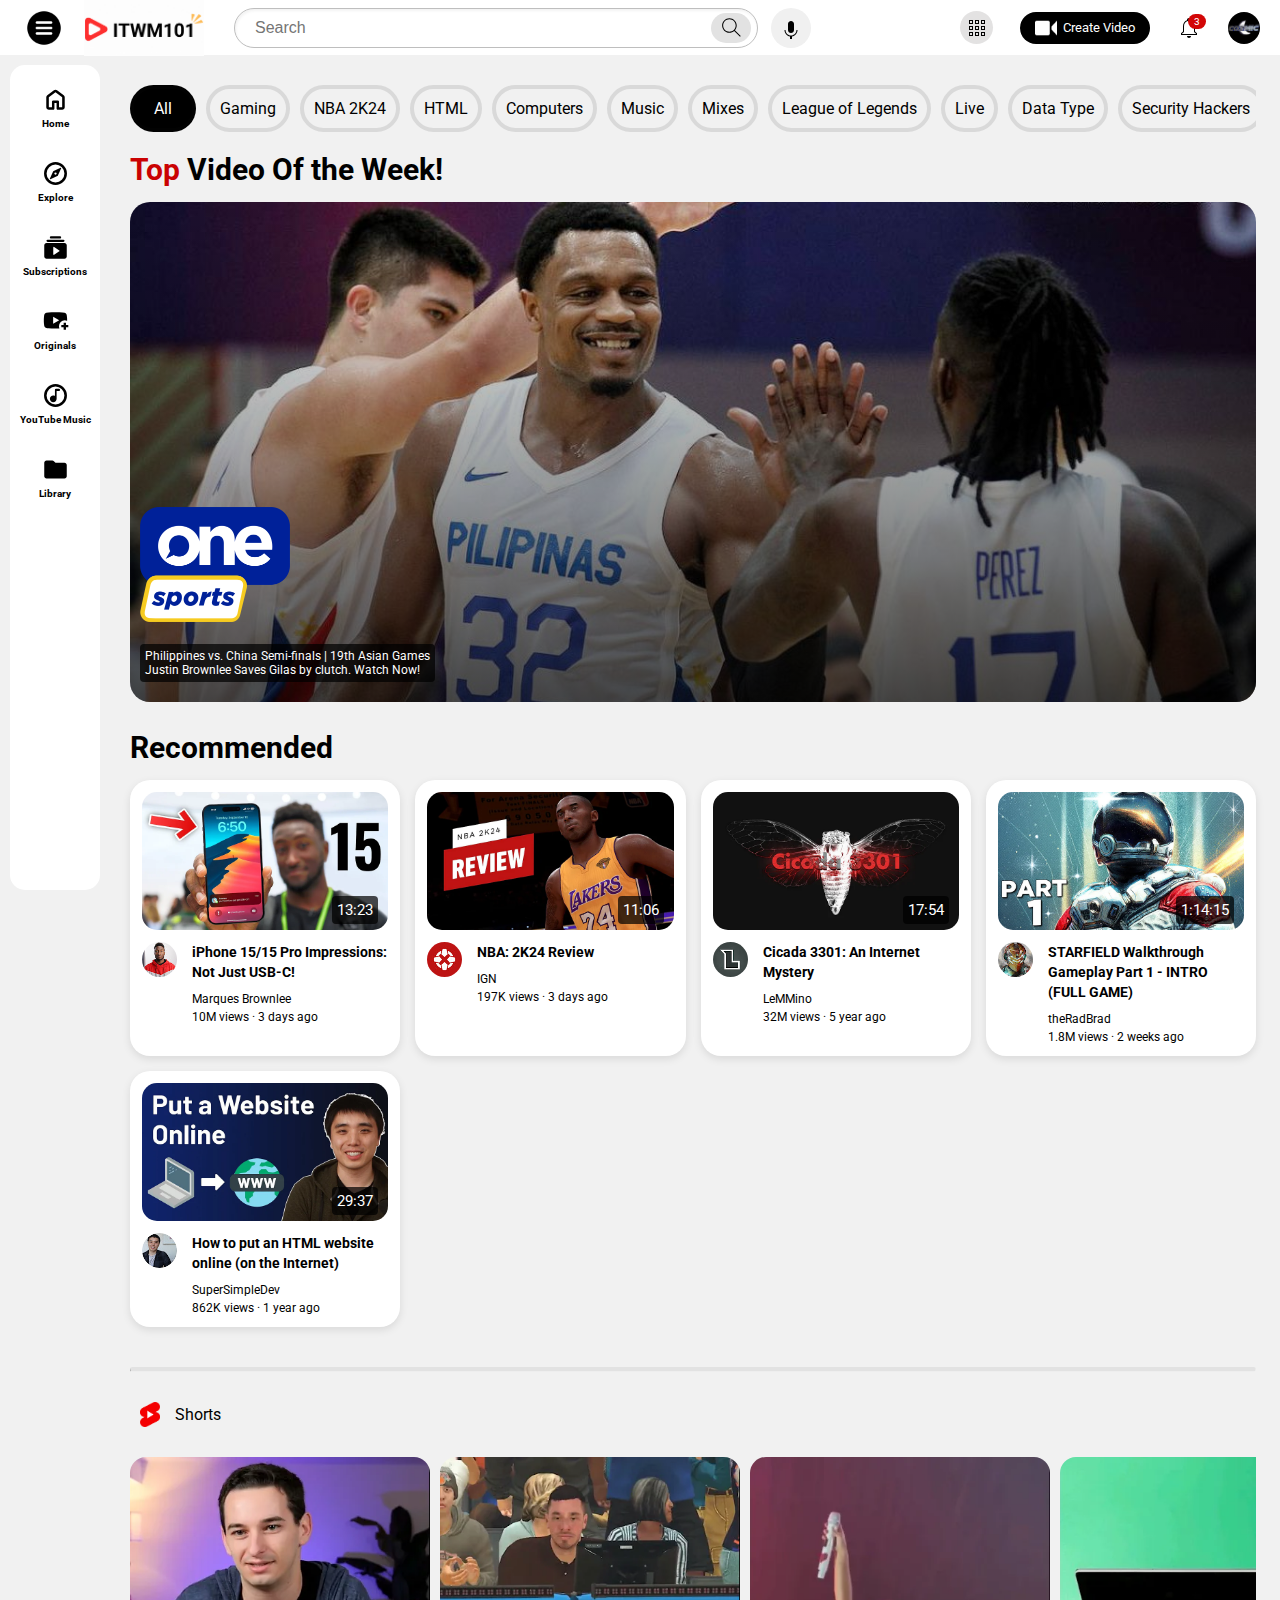
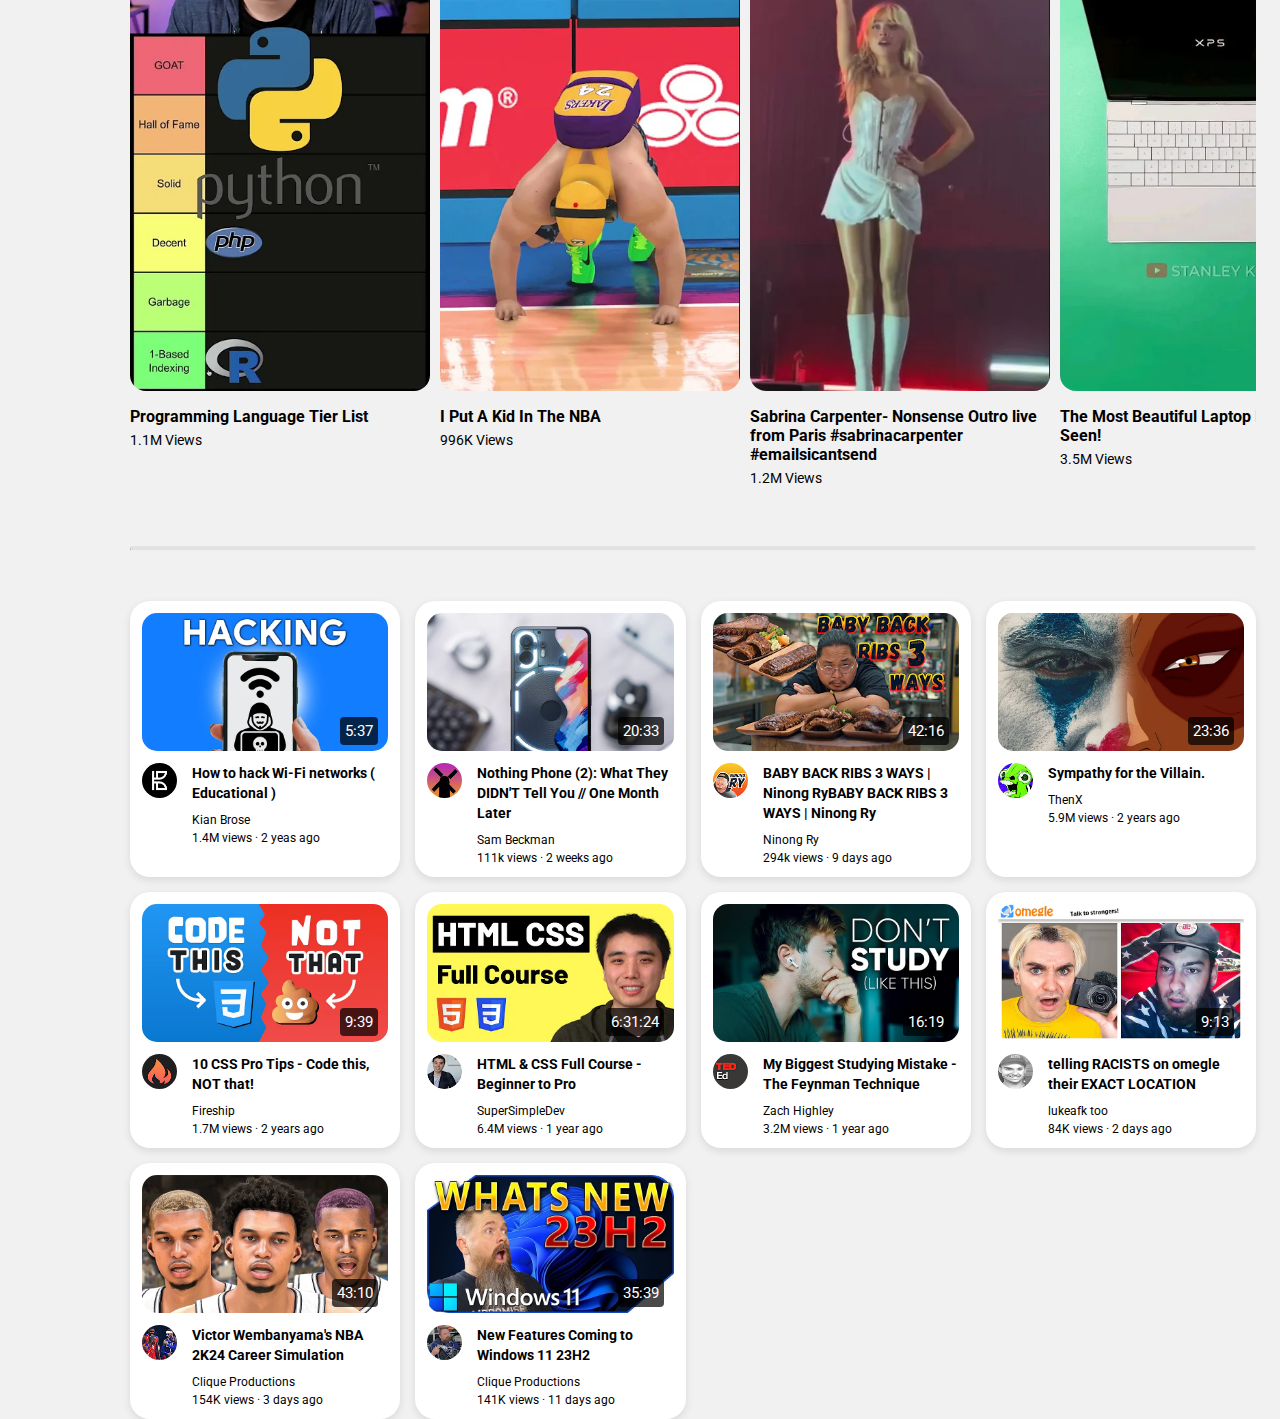
<file: index.html>
<!DOCTYPE html>
<html lang="en">
    <head>
        <meta charset="UTF-8" />
        <meta name="viewport" content="width=device-width, initial-scale=1.0" />
        <title>ITWM101: Home</title>
        <link rel="icon" href="images/itwm_logo_icon.png">
        <link rel="stylesheet" href="index_css/video.css" />
        <link rel="stylesheet" href="index_css/header.css" />
        <link rel="stylesheet" href="index_css/general.css" />
        <link rel="stylesheet" href="index_css/sidebar.css" />
        <link rel="preconnect" href="https://fonts.googleapis.com" />
        <link rel="preconnect" href="https://fonts.gstatic.com" crossorigin />
        <link href="https://fonts.googleapis.com/css2?family=Inter:wght@400;700&family=Roboto:wght@400;500;700&family=Rubik:wght@400;700&display=swap" rel="stylesheet" />
    </head>

    <body>

        <div class="main-header">
            <div class="header">
                <div class="left-section">
                    <img class="hambuger-menu" src="images/hamburger-menu-right-section.png" alt="" />
                    <div class="logo_and_country">
                        <a href="index.html"><img class="main-logo" src="videos/ITWM101_logo.gif" alt="" /></a>
                    </div>
                </div>
                <div class="middle-section">
                    
                            <input type="text" class="search-bar" placeholder="Search" />
                            <button class="search-button">
                                <img class="search-icon" src="images/search.svg" alt="" />
                                <div class="tooltip">Search</div>
                            </button>
                        
                    
                    <button class="voice-button">
                        <img class="voice-icon" src="images/voice-search-icon.svg" alt="" />
                        <div class="tooltip">Search with Voice</div>
                    </button>
                </div>
                <div class="right-section">
                        <div class="yt-apps-container">
                            <img class="apps-icon" src="images/youtube-apps.svg" alt="" />
                            <div class="tooltip">Apps</div>
                        </div>
    
                        <a href="create.html">
                            <div class="new-video">
                                <img class="new-video-logo" src="images/new-video-logo.png" alt="">
                                <p class="new-video-title">Create Video</p>
                            </div>
                        </a>
    
                        <div class="notif-container">
                            <div class="notif-count">3</div>
                            <img class="notif-icon" src="images/notifications.svg" alt="" />
                            <div class="tooltip">Notifications</div>
                        </div>
                        <img class="user-picture" src="images/user.jpg" alt="" />

                     
                </div>
            </div>
            <div class="topics">
                <div class="select-topic">All</div>
                <div class="select-topic">Gaming</div>
                <div class="select-topic">NBA 2K24</div>
                <div class="select-topic">HTML</div>
                <div class="select-topic">Computers</div>
                <div class="select-topic">Music</div>
                <div class="select-topic">Mixes</div>
                <div class="select-topic">League of Legends</div>
                <div class="select-topic">Live</div>
                <div class="select-topic">Data Type</div>
                <div class="select-topic">Security Hackers</div>
                <div class="select-topic">Podcast</div>
                <div class="select-topic">Ghost</div>
                <div class="select-topic">Apple</div>
                <div class="select-topic">Live</div>
                <div class="select-topic">History</div>
                <div class="select-topic">New to you</div>
                <div class="select-topic">Data Structure</div>
                <div class="select-topic">Android</div>
                
                
            </div>
        </div>

        <nav class="sidebar">
            <div class="side-box">
                <img src="images/home.svg" alt="" />
                <div>Home</div>
            </div>
            <div class="side-box">
                <img src="images/explore.svg" alt="" />
                <div>Explore</div>
            </div>
            <div class="side-box">
                <img src="images/subscriptions.svg" alt="" />
                <div>Subscriptions</div>
            </div>
            <div class="side-box">
                <img src="images/originals.svg" alt="" />
                <div>Originals</div>
            </div>
            <div class="side-box">
                <img src="images/youtube-music.svg" alt="" />
                <div>YouTube Music</div>
            </div>
            <div class="side-box">
                <img src="images/library.svg" alt="" />
                <div>Library</div>
            </div>
        </nav>

        <main>

            <div class="showcase-video">
                <p class="section-title"><span>Top</span> Video Of the Week!</p>
                <div class="video-preview-showcase">
                    <div class="thumbnail-row-showcase">
                        <a href="watch.html"><div class="gradient-overlay"></div></a>
                        <div class="info">Philippines vs. China Semi-finals | 19th Asian Games<br> Justin Brownlee Saves Gilas by clutch. Watch Now!</div>
                        <img src="images/showcase-logo.png" alt="t1" class="showcase-logo" />
                        <img src="images/showcase-thumbnail.jpg" alt="t1" class="thumbnail-showcase" />
                    </div>
                </div>
            </div>

            <p class="section-title">Recommended</p>
            <section class="video-grid">
                <div class="video-preview">
                    <div class="thumbnail-row">
                        <div class="time">13:23</div>
                        <img src="images/thumbnail-1.webp" alt="t1" class="thumbnail" />
                    </div>
                    <div class="video-info-grid">
                        <div class="channel-picture"><img class="profile-picture" src="images/channel-1.jpg" alt="" /></div>
                        <div class="video-info">
                            <p class="video-title">iPhone 15/15 Pro Impressions: Not Just USB-C!</p>
                            <p class="video-author">Marques Brownlee</p>
                            <p class="video-stats">10M views &#183; 3 days ago</p>
                        </div>
                    </div>
                </div>

                <div class="video-preview">
                    <div class="thumbnail-row">
                        <div class="time">11:06</div>
                        <img src="images/thumbnail-2.webp" alt="t1" class="thumbnail" />
                    </div>
                    <div class="video-info-grid">
                        <div class="channel-picture"><img class="profile-picture" src="images/channel-2.jpg" alt="" /></div>
                        <div class="video-info">
                            <p class="video-title">NBA: 2K24 Review</p>
                            <p class="video-author">IGN</p>
                            <p class="video-stats">197K views &#183; 3 days ago</p>
                        </div>
                    </div>
                </div>

                <div class="video-preview">
                    <div class="thumbnail-row">
                        <div class="time">17:54</div>
                        <img src="images/thumbnail-3.webp" alt="t1" class="thumbnail" />
                    </div>
                    <div class="video-info-grid">
                        <div class="channel-picture"><img class="profile-picture" src="images/channel-3.jpg" alt="" /></div>
                        <div class="video-info">
                            <p class="video-title">Cicada 3301: An Internet Mystery</p>
                            <p class="video-author">LeMMino</p>
                            <p class="video-stats">32M views &#183; 5 year ago</p>
                        </div>
                    </div>
                </div>

                <div class="video-preview">
                    <div class="thumbnail-row">
                        <div class="time">1:14:15</div>
                        <img src="images/thumbnail-4.webp" alt="t1" class="thumbnail" />
                    </div>
                    <div class="video-info-grid">
                        <div class="channel-picture"><img class="profile-picture" src="images/channel-4.jpg" alt="" /></div>
                        <div class="video-info">
                            <p class="video-title">STARFIELD Walkthrough Gameplay Part 1 - INTRO (FULL GAME)</p>
                            <p class="video-author">theRadBrad</p>
                            <p class="video-stats">1.8M views &#183; 2 weeks ago</p>
                        </div>
                    </div>
                </div>

                <div class="video-preview">
                    <div class="thumbnail-row">
                        <div class="time">29:37</div>
                        <img src="images/thumbnail-5.webp" alt="t1" class="thumbnail" />
                    </div>
                    <div class="video-info-grid">
                        <div class="channel-picture"><img class="profile-picture" src="images/channel-5.jpg" alt="" /></div>
                        <div class="video-info">
                            <p class="video-title">How to put an HTML website online (on the Internet)</p>
                            <p class="video-author">SuperSimpleDev</p>
                            <p class="video-stats">862K views &#183; 1 year ago</p>
                        </div>
                    </div>
                </div>
            </section>

            <section class="shorts">
                <hr class="rounded" />
                <div class="shorts-logo">
                    <img class="short-logo-img" src="images/shorts-logo.png" alt="" />
                    <p class="short-line">Shorts</p>
                </div>

                <div class="shorts-container">
                    <div class="short-preview">
                        <div class="short-img-container">
                            <img class="short-img" src="images/short-1.webp" alt="" />
                        </div>
                        <div class="short-info">
                            <p class="short-title">Programming Language Tier List</p>
                            <p class="short-views">1.1M Views</p>
                        </div>
                    </div>
                    <div class="short-preview">
                        <div class="short-img-container">
                            <img class="short-img" src="images/short-2.webp" alt="" />
                        </div>
                        <div class="short-info">
                            <p class="short-title">I Put A Kid In The NBA</p>
                            <p class="short-views">996K Views</p>
                        </div>
                    </div>
                    <div class="short-preview">
                        <div class="short-img-container">
                            <img class="short-img" src="images/short-3.webp" alt="" />
                        </div>
                        <div class="short-info">
                            <p class="short-title">Sabrina Carpenter- Nonsense Outro live from Paris #sabrinacarpenter #emailsicantsend</p>
                            <p class="short-views">1.2M Views</p>
                        </div>
                    </div>
                    <div class="short-preview">
                        <div class="short-img-container">
                            <img class="short-img" src="images/short-4.webp" alt="" />
                        </div>
                        <div class="short-info">
                            <p class="short-title">The Most Beautiful Laptop I've Ever Seen!</p>
                            <p class="short-views">3.5M Views</p>
                        </div>
                    </div>
                    <div class="short-preview">
                        <div class="short-img-container">
                            <img class="short-img" src="images/short-5.webp" alt="" />
                        </div>
                        <div class="short-info">
                            <p class="short-title">Kai Sotto in FIBA #gilas #pilipinas #fiba #fibabasketball #kaisotto #kai #gilaspilipinas</p>
                            <p class="short-views">1.1M Views</p>
                        </div>
                    </div>
                    <div class="short-preview">
                        <div class="short-img-container">
                            <img class="short-img" src="images/short-6.webp" alt="" />
                        </div>
                        <div class="short-info">
                            <p class="short-title">New Assassination Ability in AC Mirage!</p>
                            <p class="short-views">1.6M Views</p>
                        </div>
                    </div>
                    
                </div>

                <hr class="rounded" />
            </section>

            <section class="video-grid">
                <div class="video-preview">
                    <div class="thumbnail-row">
                        <div class="time">5:37</div>
                        <img src="images/thumbnail-6.webp" alt="t1" class="thumbnail" />
                    </div>
                    <div class="video-info-grid">
                        <div class="channel-picture"><img class="profile-picture" src="images/channel-6.jpg" alt="" /></div>
                        <div class="video-info">
                            <p class="video-title">How to hack Wi-Fi networks ( Educational )</p>
                            <p class="video-author">Kian Brose</p>
                            <p class="video-stats">1.4M views &#183; 2 yeas ago</p>
                        </div>
                    </div>
                </div>

                <div class="video-preview">
                    <div class="thumbnail-row">
                        <div class="time">20:33</div>
                        <img src="images/thumbnail-7.webp" alt="t1" class="thumbnail" />
                    </div>
                    <div class="video-info-grid">
                        <div class="channel-picture"><img class="profile-picture" src="images/channel-7.jpeg" alt="" /></div>
                        <div class="video-info">
                            <p class="video-title">Nothing Phone (2): What They DIDN'T Tell You // One Month Later</p>
                            <p class="video-author">Sam Beckman</p>
                            <p class="video-stats">111k views &#183; 2 weeks ago</p>
                        </div>
                    </div>
                </div>

                <div class="video-preview">
                    <div class="thumbnail-row">
                        <div class="time">42:16</div>
                        <img src="images/thumbnail-8.webp" alt="t1" class="thumbnail" />
                    </div>
                    <div class="video-info-grid">
                        <div class="channel-picture"><img class="profile-picture" src="images/channel-8.jpg" alt="" /></div>
                        <div class="video-info">
                            <p class="video-title">BABY BACK RIBS 3 WAYS | Ninong RyBABY BACK RIBS 3 WAYS | Ninong Ry</p>
                            <p class="video-author">Ninong Ry</p>
                            <p class="video-stats">294k views &#183; 9 days ago</p>
                        </div>
                    </div>
                </div>

                <div class="video-preview">
                    <div class="thumbnail-row">
                        <div class="time">23:36</div>
                        <img src="images/thumbnail-9.webp" alt="t1" class="thumbnail" />
                    </div>
                    <div class="video-info-grid">
                        <div class="channel-picture"><img class="profile-picture" src="images/channel-9.jpg" alt="" /></div>
                        <div class="video-info">
                            <p class="video-title">Sympathy for the Villain.</p>
                            <p class="video-author">ThenX</p>
                            <p class="video-stats">5.9M views &#183; 2 years ago</p>
                        </div>
                    </div>
                </div>

                <div class="video-preview">
                    <div class="thumbnail-row">
                        <div class="time">9:39</div>
                        <img src="images/thumbnail-10.webp" alt="t1" class="thumbnail" />
                    </div>
                    <div class="video-info-grid">
                        <div class="channel-picture"><img class="profile-picture" src="images/channel-10.jpg" alt="" /></div>
                        <div class="video-info">
                            <p class="video-title">10 CSS Pro Tips - Code this, NOT that!</p>
                            <p class="video-author">Fireship</p>
                            <p class="video-stats">1.7M views &#183; 2 years ago</p>
                        </div>
                    </div>
                </div>

                <div class="video-preview">
                    <div class="thumbnail-row">
                        <div class="time">6:31:24</div>
                        <img src="images/thumbnail-11.webp" alt="t1" class="thumbnail" />
                    </div>
                    <div class="video-info-grid">
                        <div class="channel-picture"><img class="profile-picture" src="images/channel-5.jpg" alt="" /></div>
                        <div class="video-info">
                            <p class="video-title">HTML & CSS Full Course - Beginner to Pro</p>
                            <p class="video-author">SuperSimpleDev</p>
                            <p class="video-stats">6.4M views &#183; 1 year ago</p>
                        </div>
                    </div>
                </div>

                <div class="video-preview">
                    <div class="thumbnail-row">
                        <div class="time">16:19</div>
                        <img src="images/thumbnail-12.webp" alt="t1" class="thumbnail" />
                    </div>
                    <div class="video-info-grid">
                        <div class="channel-picture"><img class="profile-picture" src="images/channel-12.jpeg" alt="" /></div>
                        <div class="video-info">
                            <p class="video-title">My Biggest Studying Mistake - The Feynman Technique</p>
                            <p class="video-author">Zach Highley</p>
                            <p class="video-stats">3.2M views &#183; 1 year ago</p>
                        </div>
                    </div>
                </div>

                <div class="video-preview">
                    <div class="thumbnail-row">
                        <div class="time">9:13</div>
                        <img src="images/thumbnail-13.webp" alt="t1" class="thumbnail" />
                    </div>
                    <div class="video-info-grid">
                        <div class="channel-picture"><img class="profile-picture" src="images/channel-13.jpg" alt="" /></div>
                        <div class="video-info">
                            <p class="video-title">telling RACISTS on omegle their EXACT LOCATION</p>
                            <p class="video-author">lukeafk too</p>
                            <p class="video-stats">84K views &#183; 2 days ago</p>
                        </div>
                    </div>
                </div>

                <div class="video-preview">
                    <div class="thumbnail-row">
                        <div class="time">43:10</div>
                        <img src="images/thumbnail-14.webp" alt="t1" class="thumbnail" />
                    </div>
                    <div class="video-info-grid">
                        <div class="channel-picture"><img class="profile-picture" src="images/channel-14.jpg" alt="" /></div>
                        <div class="video-info">
                            <p class="video-title">Victor Wembanyama's NBA 2K24 Career Simulation</p>
                            <p class="video-author">Clique Productions</p>
                            <p class="video-stats">154K views &#183; 3 days ago</p>
                        </div>
                    </div>
                </div>

                <div class="video-preview">
                    <div class="thumbnail-row">
                        <div class="time">35:39</div>
                        <img src="images/thumbnail-15.webp" alt="t1" class="thumbnail" />
                    </div>
                    <div class="video-info-grid">
                        <div class="channel-picture"><img class="profile-picture" src="images/channel-15.jpg" alt="" /></div>
                        <div class="video-info">
                            <p class="video-title">New Features Coming to Windows 11 23H2</p>
                            <p class="video-author">Clique Productions</p>
                            <p class="video-stats">141K views &#183; 11 days ago</p>
                        </div>
                    </div>
                </div>
            </section>
        </main>
    </body>
</html>
</file>
<file: index_css/video.css>
.video-preview-showcase{
    display: flex;
    margin-bottom: 20px;
    transition: 0.6s;
}

.video-preview-showcase:hover{
    scale: 1.01;
    
}

.info {
    font-size: 13px;
    padding: 5px;
    background-color: rgba(0, 0, 0, 0.709);
    color: white;
    position: absolute;
    bottom: 20px;
    left: 10px;
    border-radius: 4px;
    text-align: left;
}

.showcase-logo{
    position: absolute;
    width: 150px;
    bottom: 80px;
    left: 10px;
}

.gradient-overlay {
    position: absolute;
    top: 0;
    left: 0;
    width: 100%;
    height: 100%;
    background: linear-gradient(to bottom, rgba(0,0,0,0) 0%, rgba(0,0,0,0.7) 100%);
    border-radius: 20px;
    cursor: pointer;
}

.section-title{
    margin-bottom: 15px;
    font-size: 30px;
    font-weight: bold;
}

.section-title span{
    color: rgb(202, 2, 2);
}

.thumbnail-showcase{
    border-radius: 20px;
    width: 100%;
    height: 100%;
    object-fit: cover;
    object-position: top;
    
}

.thumbnail-row-showcase {
    margin-bottom: 8px;
    position: relative;
    width: 2000px;
    height: 500px;
}

.thumbnail {
    width: 100%;
    border-radius: 15px;
}

.video-preview {
    cursor: pointer;
    background-color: white;
    border-radius: 20px;
    padding: 12px;
    transition: 0.6s;
    box-shadow: rgba(0, 0, 0, 0.1) 0px 3px 8px;
}

.video-preview:hover{
    scale: 1.05;
}

.video-title {
    margin-bottom: 10px;
    font-size: 14px;
    font-weight: bold;
    line-height: 20px;
}

.video-author {
    margin-bottom: 4px;
}

.video-author,
.video-stats {
    font-size: 12px;
}

.channel-picture {
    width: 50px;
    vertical-align: top;
}

.profile-picture {
    width: 35px;
    border-radius: 50%;
}

.thumbnail-row {
    margin-bottom: 8px;
    position: relative;
}

.time {
    font-size: 15px;
    padding: 5px;
    background-color: rgba(0, 0, 0, 0.709);
    color: white;
    position: absolute;
    bottom: 10px;
    right: 10px;
    border-radius: 4px;
}

.video-info-grid {
    display: grid;
    grid-template-columns: 50px 1fr;
}



hr.rounded {
    border-top: 4px solid #e2e2e2;
    border-radius: 5px;
}

.shorts{
    margin-top: 40px;
    margin-bottom: 50px;
}

.short-logo-img {
    width: 20px;
    margin-right: 15px;
}

.shorts-logo {
    display: flex;
    align-items: center;
    padding: 10px;
    margin-top: 20px;
    margin-bottom: 20px;
}

.short-preview{
    cursor: pointer;
    padding-bottom: 20px;
    width: 300px;
}

.short-img-container{
    transition: 0.6s;
}


.short-img-container:hover{
    scale: 1.01;
}

.shorts-container {
    display: grid;
    grid-template-columns: 1fr 1fr 1fr 1fr 1fr 1fr 1fr;
    column-gap: 10px;
    margin-bottom: 40px;
    overflow:auto;
    
}

.short-img-container {
    margin-bottom: 12px;
    width: 100%;
}

.short-img {
    border-radius: 16px;
    width: 100%;
    object-fit: cover;
}

.short-title {
    font-weight: bold;
    margin-bottom: 6px;
}

.short-views {
    font-size: 14px;
}

.video-grid{
    column-gap: 15px;
    row-gap: 15px;
}


@media (min-width: 424px) {
    .video-grid {
        display: grid;
        grid-template-columns: 1fr;
    
    }

    .info{
        font-size: 12px;
    }


}

@media (min-width: 768px) {
    .video-grid {
        grid-template-columns: 1fr 1fr;
    }

   
}

@media (min-width: 1024px) {
    .video-grid {
        grid-template-columns: 1fr 1fr 1fr;
    
    }

   
}

@media (min-width: 1200px) {
    .video-grid {
        grid-template-columns: 1fr 1fr 1fr 1fr;
    
    }


}

@media (min-width: 1920px) {
    .video-grid {
        grid-template-columns: 1fr 1fr 1fr 1fr 1fr;
    }

}
</file>
<file: index_css/header.css>
.right-section {
    display: flex;
    flex: 1;
    align-items: center;
    justify-content: space-between;
    max-width: 300px;
    margin-right: 20px;
    flex-shrink: 0;
}


.new-video{
    width: 100px;
    background-color: rgb(0, 0, 0);
    color: white;
    padding: 5px 15px 5px 15px;
    border-radius: 100px;
    display: flex;
    justify-content: space-between;
    align-items: center;
    flex-shrink: 0;
    cursor: pointer;
}

a {
    text-decoration: none;
}

.new-video-logo{
    height: 22px;
    flex-shrink: 0;
}

.new-video-title{
    font-size: 13px;
}

.apps-icon {
    height: 24px;
    cursor: pointer;
}

.yt-apps-container{
    background-color: rgb(227, 226, 226);
    border-radius: 100%;
    padding: 4.5px;
}

.notif-icon {
    height: 24px;
    cursor: pointer;
}

.notif-container {
    position: relative;
}

.notif-count {
    color: white;
    ;
    font-size: 10px;
    position: absolute;
    right: -5px;
    top: -2px;
    background-color: rgb(210, 6, 6);
    padding: 2px 6px 2px 6px;
    border-radius: 10px;
    cursor: pointer;
}

.user-picture {
    border-radius: 50%;
    height: 32px;
    cursor: pointer;
}

.middle-section {
    display: flex;
    align-items: center;
    margin-right: 35px;
    flex: 1;
    max-width: 2000px;
}

.search-bar {
    font-size: 16px;
    flex: 1;
    height: 36px;
    border-width: 1px;
    border-style: solid;
    border-color: rgb(190, 190, 190);
    border-radius: 20px 20px 20px 20px;
    box-shadow: inset 1px 2px 3px rgba(0, 0, 0, 0.05);
    max-width: 500px;
    padding-left: 20px;
}

.search-bar::placeholder {
    font-size: 16px;
}

.search-button {
    height: 30px;
    width: 40px;
    background-color: rgb(226, 226, 226);
    border-width: 1px;
    border-radius: 20px 20px 20px 20px;
    border: none;
    margin-left: -47px;
    margin-right: 20px;
    cursor: pointer;
}


.search-button:hover .tooltip,
.voice-button:hover .tooltip,
.upload-container:hover .tooltip,
.notif-container:hover .tooltip,
.yt-apps-container:hover .tooltip {
    opacity: 1;
}

.search-button,
.voice-button,
.upload-container,
.notif-container,
.yt-apps-container {
    display: flex;
    justify-content: center;
    align-items: center;
}

.search-button .tooltip,
.voice-button .tooltip,
.upload-container .tooltip,
.notif-container .tooltip,
.yt-apps-container .tooltip {
    font-size: 12px;
    position: absolute;
    bottom: -30px;
    background-color: rgba(86, 86, 86, 0.791);
    color: white;
    padding: 4px 8px 4px 8px;
    border-radius: 3px;
    opacity: 0;
    transition: opacity 0.15s;
    pointer-events: none;
    white-space: nowrap;
}

.notif-container .tooltip{
    bottom: -45px;
}

.search-icon {
    height: 25px;
}

.voice-button {
    position: relative;
    height: 40px;
    width: 40px;
    border-radius: 50%;
    border: none;
    background-color: rgb(240, 240, 240);
    cursor: pointer;
}

.voice-icon {
    height: 24px;
    margin-top: 4px;
}

.left-section {
    display: flex;
    align-items: center;
    margin-right: 10px;
}

.logo_and_country{
    position: relative;
}


.hambuger-menu {
    height: 40px;
    margin-left: 24px;
    margin-right: 20px;
    cursor: pointer;
}

.main-logo {
    height: 60px;
    margin-right: 20px;
    cursor: pointer;
}


.topics {
    width: 100%;
    display: flex;
    align-items: center;
    justify-content: space-between;
    margin-bottom: 10px;
    overflow: auto;
    white-space: nowrap;
}

.select-topic {
    margin-top: 15px;
    margin-bottom: 10px;
    border-radius: 30px;
    border: solid;
    border-width: 4px;
    border-color: rgba(17, 17, 17, 0.107);
    background-color: none;
    padding: 10px;
    cursor: pointer;
    margin-right: 10px;
}

.topics div:nth-child(1) {
    border-radius: 30px;
    background-color: rgb(0, 0, 0);
    padding: 10px 20px 10px 20px;
    color: white;
}

.header {
    display: flex;
    height: 55px;
    position: fixed;
    top: 0;
    left: 0;
    right: 0;
    background-color: rgb(255, 255, 255);
    z-index: 1;
}
</file>
<file: index_css/general.css>
p {
    font-family: Roboto, Arial;
    margin-top: 0;
    margin-bottom: 0;
}

body{
    margin: 0;
    height: 1300px;
    padding-top: 70px;
    padding-left: 130px;
    padding-right: 24px;
    background-color: rgb(241, 241, 241);
    font-family: Roboto, Arial;
}

@media (max-width: 768px) {
    body{
        margin: 0;
        height: 1300px;
        padding-left: 20px;
        padding-right: 20px;
        padding-top: 70px;
        background-color: rgb(241, 241, 241);
        font-family: Roboto, Arial;
    }

    .sidebar{
        display: none;
    }
    
    .yt-apps-container, .notif-container, .user-picture{
        opacity: 0;
        display: none;
    }

    .middle-section {
        max-width: 50px;
        margin-right: 10px;
        flex: 0;
    }

    .search-button {
        margin-left: 20px;
        margin-right: 20px;
    }

    .search-bar, .voice-button{
        display: none;
    }


}
</file>
<file: index_css/sidebar.css>
.sidebar{
    position: fixed;
    width: 90px;
    left: 0;
    bottom: 0;
    top: 55px;
    background-color: white;
    z-index: 2;
    padding-top: 5px;
    border-radius: 15px;
    margin: 10px 0px 10px 10px;
}

.side-box{
    border-radius: 10px;
    display: flex;
    justify-content: center;
    align-items: center;
    flex-direction: column;
    height: 74px;
}

.side-box img{
    width: 27px;
    margin-bottom: 5px;
}

.side-box div{
    font-size: 10px;
    font-weight: bold;
}

.side-box:hover{
    background-color: rgb(255, 255, 255);
    cursor: pointer;
    filter: invert(100%);
}
</file>
